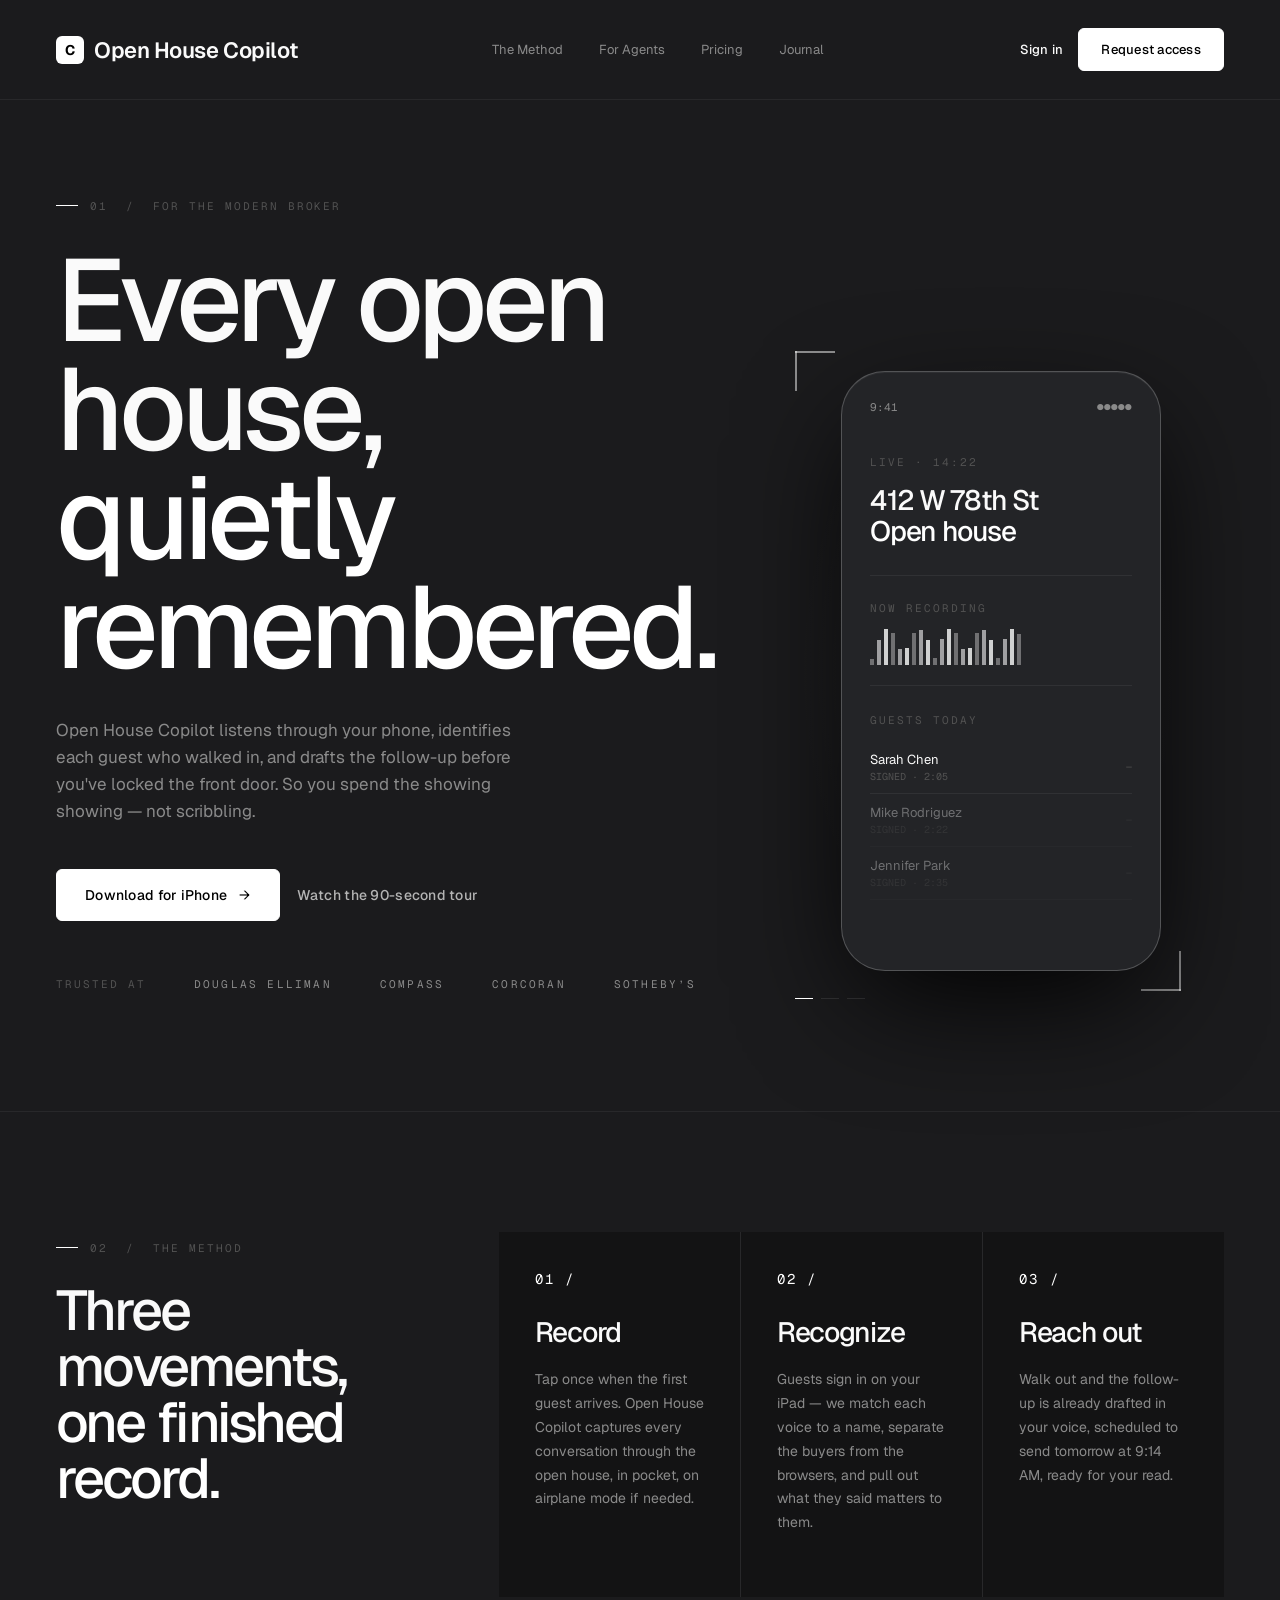
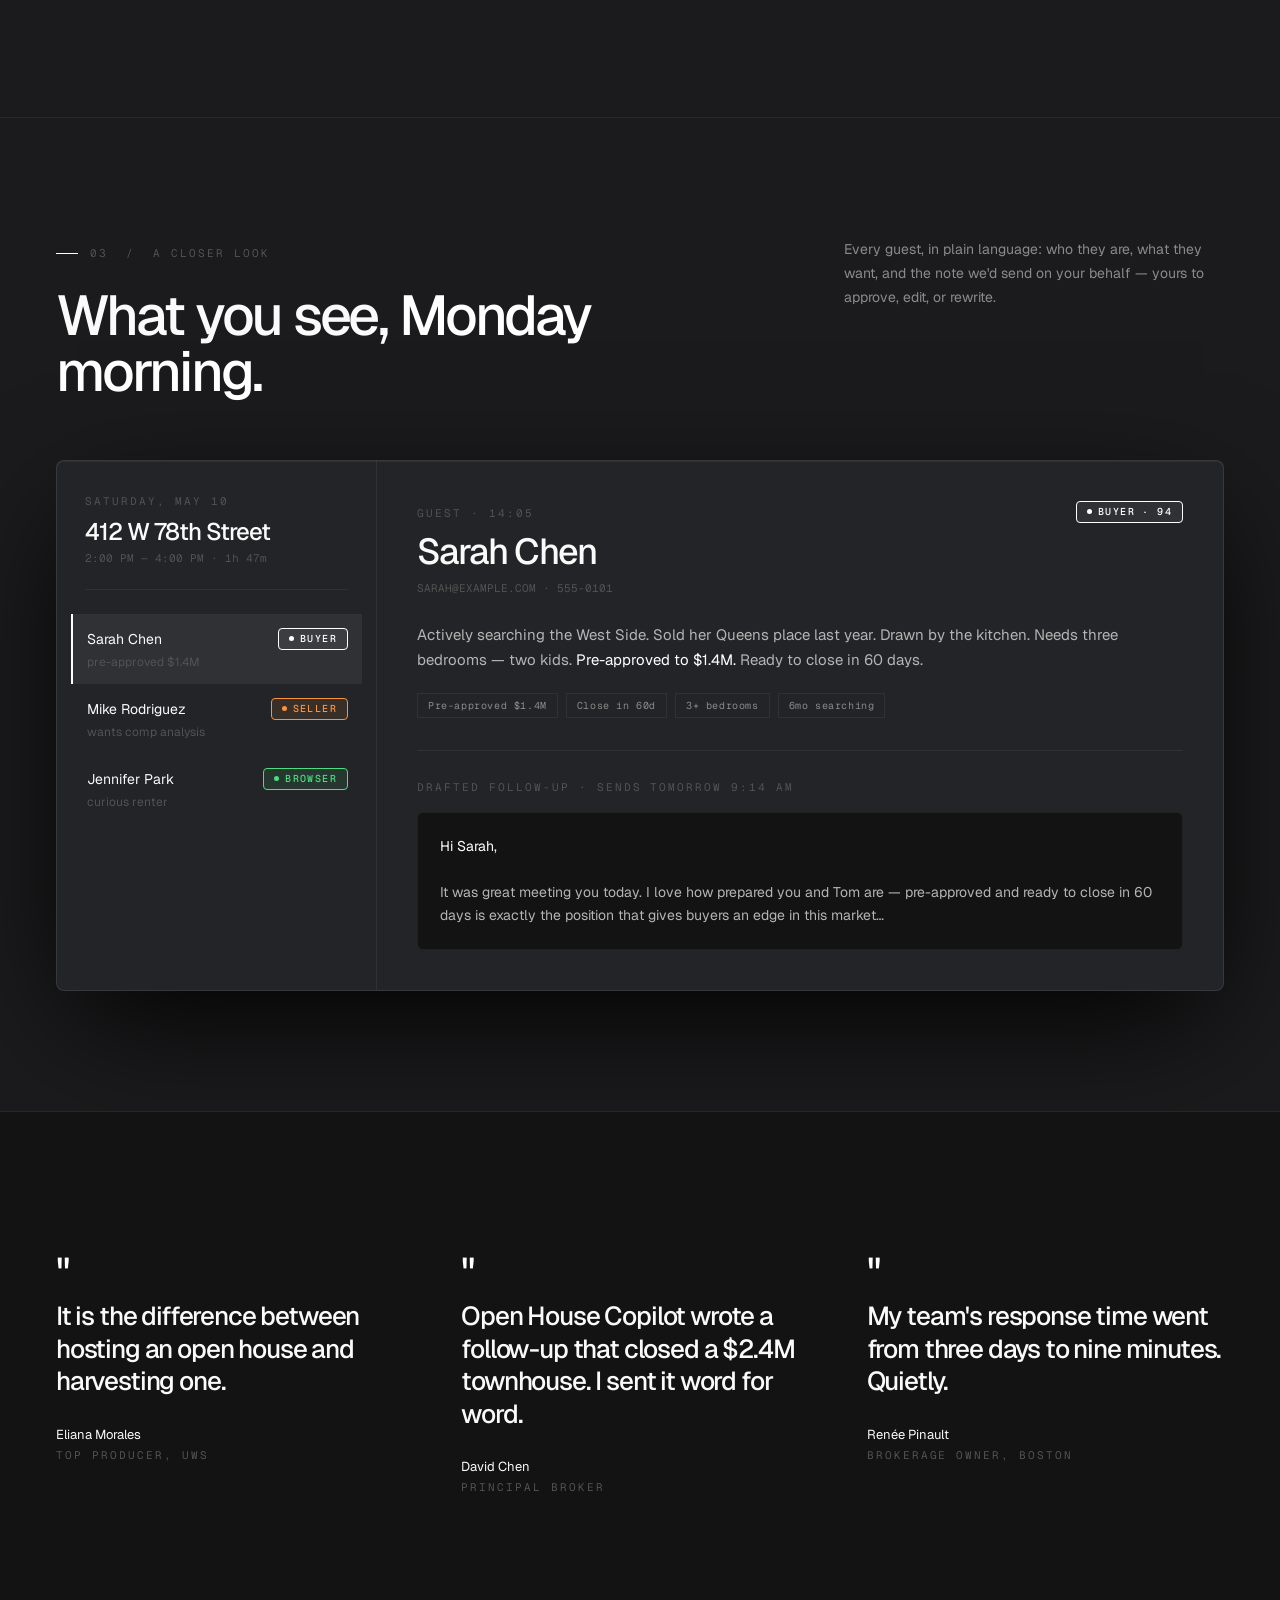
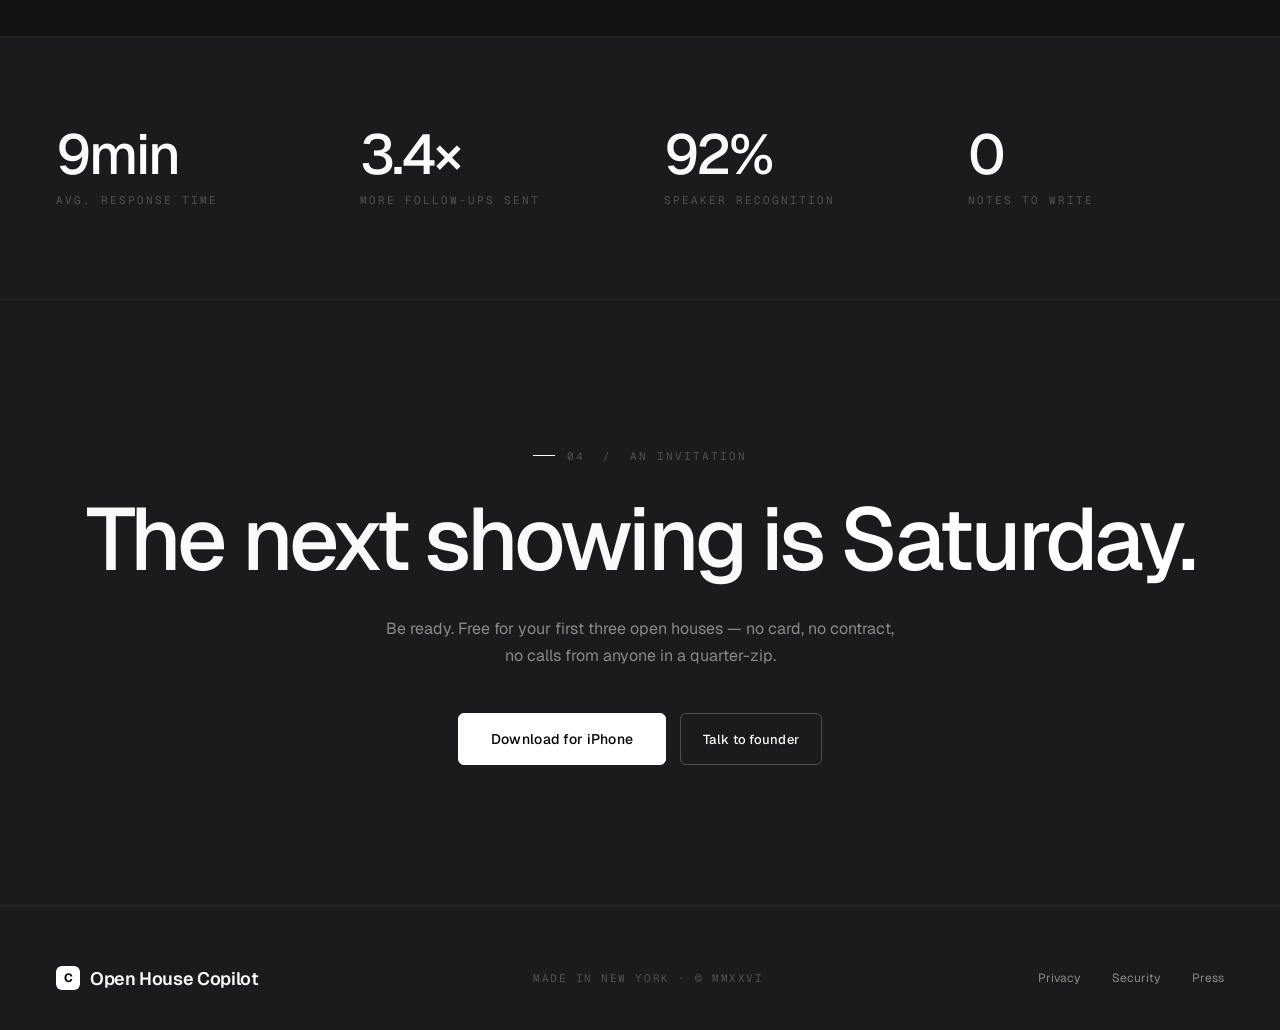
<file: backend/index.html>
<!doctype html>
<html lang="en">
<head>
  <meta charset="utf-8" />
  <meta name="viewport" content="width=device-width, initial-scale=1" />
  <title>Open House Copilot — Every open house, quietly remembered.</title>
  <link rel="preconnect" href="https://fonts.googleapis.com">
  <link rel="preconnect" href="https://fonts.gstatic.com" crossorigin>
  <link href="https://fonts.googleapis.com/css2?family=Geist:wght@300;400;500;600;700&family=Geist+Mono:wght@400;500&display=swap" rel="stylesheet">
  <style>
    :root {
      --bg-deep: #131314;
      --bg: #1b1b1d;
      --bg-card: #232427;
      --bg-elev: #2a2b2e;
      --bg-elev-2: #313135;
      --border: rgba(255,255,255,0.09);
      --border-strong: rgba(255,255,255,0.22);
      --hairline: rgba(255,255,255,0.06);
      --accent: #ffffff;
      --accent-dim: #ededed;
      --accent-soft: rgba(255,255,255,0.06);
      --cream: #fafafa;
      --cream-dim: #b4b4b4;
      --text: #fafafa;
      --text-dim: #8a8a8a;
      --text-muted: #525252;
      --terracotta: #fb923c;
      --terracotta-soft: rgba(251,146,60,0.10);
      --sage: #4ade80;
      --sage-soft: rgba(74,222,128,0.10);
      --shadow-card: 0 0 0 1px rgba(255,255,255,0.04) inset, 0 30px 60px -30px rgba(0,0,0,0.8);
      --shadow-deep: 0 1px 0 rgba(255,255,255,0.05) inset, 0 40px 120px -20px rgba(0,0,0,1);
      --sans: 'Geist', -apple-system, system-ui, sans-serif;
      --mono: 'Geist Mono', ui-monospace, Menlo, monospace;
    }

    * { box-sizing: border-box; }
    html, body { margin: 0; padding: 0; }
    body {
      background: var(--bg);
      color: var(--text);
      font-family: var(--sans);
      font-weight: 400;
      -webkit-font-smoothing: antialiased;
      -moz-osx-font-smoothing: grayscale;
    }
    ::selection { background: #fff; color: #000; }
    a { color: inherit; text-decoration: none; }

    /* ---- typography helpers ---- */
    .display {
      font-family: var(--sans);
      font-weight: 500;
      letter-spacing: -0.045em;
      line-height: 0.94;
    }
    .display-em { color: var(--accent); }
    .mono { font-family: var(--mono); }
    .eyebrow {
      font-family: var(--mono);
      font-size: 11px;
      letter-spacing: 0.18em;
      text-transform: uppercase;
      color: var(--text-muted);
      display: inline-flex;
      align-items: center;
      gap: 12px;
    }
    .eyebrow .rule {
      display: inline-block;
      width: 22px;
      height: 1px;
      background: var(--accent);
    }

    .hairline { height: 1px; width: 100%; background: var(--hairline); }

    /* ---- buttons ---- */
    .btn {
      display: inline-flex;
      align-items: center;
      gap: 10px;
      padding: 12px 22px;
      font-family: var(--sans);
      font-size: 13px;
      font-weight: 500;
      letter-spacing: 0.02em;
      border-radius: 6px;
      border: 1px solid var(--border-strong);
      background: transparent;
      color: var(--cream);
      cursor: pointer;
      transition: all 0.2s ease;
    }
    .btn:hover {
      background: rgba(255,255,255,0.05);
      border-color: rgba(255,255,255,0.35);
      color: #fff;
    }
    .btn-primary {
      background: #fff;
      color: #000;
      border-color: #fff;
      font-weight: 500;
    }
    .btn-primary:hover {
      background: var(--accent-dim);
      border-color: var(--accent-dim);
      color: #000;
    }
    .btn-ghost { border-color: transparent; padding: 12px 0; }
    .btn-ghost:hover { background: transparent; border-color: transparent; color: #fff; }
    .btn-lg { padding: 16px 28px; font-size: 14px; }
    .btn-xl { padding: 16px 32px; font-size: 14px; }
    .btn .arrow { font-family: var(--sans); font-weight: 400; margin-left: 2px; }

    /* ---- crest (logo) ---- */
    .crest {
      display: inline-flex;
      align-items: center;
      gap: 10px;
      font-family: var(--sans);
      font-size: 22px;
      font-weight: 600;
      color: var(--cream);
      letter-spacing: -0.02em;
    }
    .crest-mark {
      width: 28px;
      height: 28px;
      display: grid;
      place-items: center;
      border-radius: 6px;
      background: #fff;
      color: #000;
      font-family: var(--sans);
      font-size: 14px;
      font-weight: 700;
    }
    .crest-sm { font-size: 18px; }
    .crest-sm .crest-mark { width: 24px; height: 24px; font-size: 12px; }

    /* ---- tags ---- */
    .tag {
      display: inline-flex;
      align-items: center;
      gap: 6px;
      padding: 3px 10px 4px;
      font-family: var(--mono);
      font-size: 10px;
      letter-spacing: 0.14em;
      text-transform: uppercase;
      border-radius: 4px;
      border: 1px solid currentColor;
      font-weight: 500;
    }
    .tag .tag-dot {
      width: 5px;
      height: 5px;
      border-radius: 50%;
      background: currentColor;
    }
    .tag-buyer { color: var(--accent); background: var(--accent-soft); }
    .tag-seller { color: var(--terracotta); background: var(--terracotta-soft); }
    .tag-browser { color: var(--sage); background: var(--sage-soft); }

    /* ============ NAV ============ */
    .nav {
      padding: 28px 56px;
      display: flex;
      align-items: center;
      justify-content: space-between;
      border-bottom: 1px solid var(--hairline);
    }
    .nav-links {
      display: flex;
      gap: 36px;
      font-size: 13px;
      color: var(--text-dim);
    }
    .nav-links a:hover { color: var(--cream); }
    .nav-cta { display: flex; gap: 14px; align-items: center; }

    /* ============ HERO ============ */
    .hero {
      padding: 90px 56px 120px;
      position: relative;
    }
    .hero-grid {
      display: grid;
      grid-template-columns: 1.1fr 0.9fr;
      gap: 80px;
      align-items: end;
    }
    .hero h1 {
      font-size: 116px;
      line-height: 0.94;
      margin: 32px 0 0;
      letter-spacing: -0.045em;
      color: var(--cream);
      font-weight: 500;
    }
    .hero p.lede {
      max-width: 480px;
      margin-top: 36px;
      font-size: 17px;
      line-height: 1.6;
      color: var(--text-dim);
    }
    .hero-actions {
      display: flex;
      gap: 16px;
      margin-top: 44px;
      align-items: center;
    }
    .hero-trust {
      margin-top: 56px;
      display: flex;
      gap: 48px;
      align-items: center;
      flex-wrap: wrap;
    }
    .hero-trust .trust-label { color: var(--text-muted); }
    .hero-trust .trust-name {
      font-family: var(--mono);
      font-size: 11px;
      letter-spacing: 0.2em;
      color: var(--text-dim);
    }

    /* ---- animated phone ---- */
    .phone-stage {
      position: relative;
      height: 640px;
    }
    .phone-glow {
      position: absolute;
      inset: 0;
      background: radial-gradient(ellipse at center, var(--accent-soft), transparent 70%);
      pointer-events: none;
    }
    .phone {
      position: absolute;
      top: 20px;
      right: 20px;
      width: 320px;
      height: 600px;
      border-radius: 44px;
      border: 1px solid var(--border-strong);
      background: var(--bg-card);
      box-shadow: var(--shadow-deep);
      padding: 28px;
      overflow: hidden;
    }
    .phone-statusbar {
      display: flex;
      justify-content: space-between;
      font-size: 11px;
      color: var(--text-dim);
      margin-bottom: 36px;
    }
    .phone-address {
      font-family: var(--sans);
      font-weight: 500;
      letter-spacing: -0.045em;
      font-size: 28px;
      line-height: 1.1;
      margin-top: 14px;
      color: var(--cream);
    }
    .phone-address .phase-line { color: var(--accent); display: block; }
    .phone-divider {
      margin-top: 28px;
      padding: 20px 0;
      border-top: 1px solid var(--hairline);
      border-bottom: 1px solid var(--hairline);
    }
    .phase-text {
      font-size: 12px;
      color: var(--cream-dim);
      line-height: 1.5;
    }
    .waveform {
      display: flex;
      gap: 3px;
      align-items: flex-end;
      height: 36px;
    }
    .waveform .bar {
      width: 4px;
      background: var(--accent);
      transform-origin: bottom;
    }
    @keyframes hbar0 { from { transform: scaleY(.3); } to { transform: scaleY(1); } }
    @keyframes hbar1 { from { transform: scaleY(.6); } to { transform: scaleY(.4); } }
    @keyframes hbar2 { from { transform: scaleY(.5); } to { transform: scaleY(.9); } }
    @keyframes hbar3 { from { transform: scaleY(.8); } to { transform: scaleY(.3); } }
    .guests { margin-top: 22px; }
    .guest-row {
      display: flex;
      align-items: center;
      justify-content: space-between;
      padding: 10px 0;
      border-bottom: 1px solid var(--hairline);
      transition: opacity .5s;
    }
    .guest-row.dim { opacity: 0.35; }
    .guest-name { font-size: 13px; color: var(--cream); }
    .guest-meta { font-family: var(--mono); font-size: 10px; color: var(--text-muted); margin-top: 2px; }
    .guest-dash { font-family: var(--mono); font-size: 10px; color: var(--text-muted); }

    .corner-mark {
      position: absolute;
      color: var(--accent);
      pointer-events: none;
    }
    .corner-tl { top: 0; left: 0; }
    .corner-br { bottom: 0; right: 0; transform: rotate(180deg); }
    .phase-dots {
      position: absolute;
      bottom: -8px;
      left: 0;
      display: flex;
      gap: 8px;
    }
    .phase-dots .dot {
      width: 18px;
      height: 1px;
      background: var(--border);
      transition: background .3s;
    }
    .phase-dots .dot.active { background: var(--accent); }

    /* ============ THE METHOD ============ */
    .method { padding: 120px 56px; }
    .method-grid {
      display: grid;
      grid-template-columns: 1fr 2fr;
      gap: 80px;
      align-items: start;
    }
    .method h2 {
      font-size: 56px;
      line-height: 1;
      margin: 28px 0 0;
      color: var(--cream);
      font-weight: 500;
      letter-spacing: -0.045em;
    }
    .method-steps {
      display: grid;
      grid-template-columns: repeat(3, 1fr);
      gap: 1px;
      background: var(--hairline);
    }
    .method-step {
      background: var(--bg-deep);
      padding: 40px 36px 48px;
    }
    .method-step .num {
      font-family: var(--mono);
      font-size: 14px;
      color: var(--accent);
      line-height: 1;
      letter-spacing: 0.16em;
    }
    .method-step .title {
      font-family: var(--sans);
      font-weight: 500;
      letter-spacing: -0.045em;
      font-size: 28px;
      margin-top: 28px;
      color: var(--cream);
    }
    .method-step .body {
      margin-top: 18px;
      font-size: 14px;
      line-height: 1.7;
      color: var(--text-dim);
    }

    /* ============ SHOWCASE ============ */
    .showcase {
      padding: 120px 56px;
      background: var(--bg);
    }
    .showcase-inner { max-width: 1240px; margin: 0 auto; }
    .showcase-head {
      display: flex;
      justify-content: space-between;
      align-items: baseline;
      margin-bottom: 60px;
      gap: 60px;
    }
    .showcase h2 {
      font-size: 56px;
      line-height: 1;
      margin: 28px 0 0;
      color: var(--cream);
      font-weight: 500;
      letter-spacing: -0.045em;
    }
    .showcase-blurb {
      max-width: 380px;
      color: var(--text-dim);
      font-size: 14px;
      line-height: 1.7;
    }
    .preview-card {
      border: 1px solid var(--border);
      border-radius: 8px;
      background: var(--bg-card);
      box-shadow: var(--shadow-deep);
      overflow: hidden;
    }
    .preview-inner {
      display: grid;
      grid-template-columns: 320px 1fr;
      min-height: 460px;
    }
    .preview-list {
      border-right: 1px solid var(--hairline);
      padding: 28px;
    }
    .preview-property {
      font-family: var(--sans);
      font-weight: 500;
      letter-spacing: -0.045em;
      font-size: 24px;
      color: var(--cream);
      margin-top: 6px;
    }
    .preview-time {
      font-family: var(--mono);
      font-size: 11px;
      color: var(--text-muted);
      margin-top: 4px;
    }
    .preview-list .hairline { margin: 24px 0; }
    .visitor-row {
      padding: 14px;
      margin: 0 -14px;
      border-left: 2px solid transparent;
    }
    .visitor-row.active {
      background: var(--accent-soft);
      border-left-color: var(--accent);
    }
    .visitor-row-head {
      display: flex;
      justify-content: space-between;
      align-items: center;
    }
    .visitor-row .name { font-size: 14px; color: var(--cream); }
    .visitor-row .sub {
      font-size: 12px;
      color: var(--text-muted);
      margin-top: 4px;
    }
    .preview-detail { padding: 40px; }
    .detail-head {
      display: flex;
      justify-content: space-between;
      align-items: flex-start;
    }
    .detail-name {
      font-family: var(--sans);
      font-weight: 500;
      letter-spacing: -0.045em;
      font-size: 36px;
      margin-top: 6px;
      color: var(--cream);
    }
    .detail-contact {
      font-family: var(--mono);
      font-size: 11px;
      color: var(--text-muted);
      margin-top: 6px;
    }
    .detail-summary {
      margin-top: 28px;
      font-size: 15px;
      line-height: 1.65;
      color: var(--cream-dim);
    }
    .detail-summary .em { color: var(--accent); }
    .detail-chips {
      display: flex;
      gap: 8px;
      margin-top: 20px;
      flex-wrap: wrap;
    }
    .chip {
      font-family: var(--mono);
      font-size: 10px;
      letter-spacing: 0.06em;
      padding: 5px 10px;
      border: 1px solid var(--hairline);
      color: var(--text-dim);
    }
    .followup-box {
      margin-top: 16px;
      padding: 22px;
      background: var(--bg-deep);
      border: 1px solid var(--hairline);
      border-radius: 6px;
      font-size: 14px;
      line-height: 1.65;
      color: var(--cream-dim);
    }
    .followup-box .hi { color: var(--accent); }

    /* ============ QUOTES ============ */
    .quotes {
      padding: 140px 56px;
      background: var(--bg-deep);
    }
    .quotes-grid {
      display: grid;
      grid-template-columns: repeat(3, 1fr);
      gap: 48px;
    }
    .quote-mark {
      font-family: var(--sans);
      font-weight: 500;
      letter-spacing: -0.045em;
      font-size: 40px;
      color: var(--accent);
      line-height: 1;
    }
    blockquote {
      font-family: var(--sans);
      font-weight: 500;
      letter-spacing: -0.045em;
      margin: 8px 0 28px;
      font-size: 26px;
      line-height: 1.25;
      color: var(--cream);
    }
    figure { margin: 0; }
    figcaption .who { font-size: 13px; color: var(--cream); }
    figcaption .title { margin-top: 4px; }

    /* ============ STATS ============ */
    .stats {
      padding: 90px 56px;
      border-top: 1px solid var(--hairline);
      border-bottom: 1px solid var(--hairline);
    }
    .stats-grid {
      display: grid;
      grid-template-columns: repeat(4, 1fr);
      gap: 48px;
    }
    .stat-value {
      font-family: var(--sans);
      font-weight: 500;
      letter-spacing: -0.045em;
      font-size: 56px;
      line-height: 1;
      color: var(--cream);
    }
    .stat-value .suffix { color: var(--accent); }
    .stat-label { margin-top: 10px; }

    /* ============ CTA ============ */
    .cta {
      padding: 140px 56px;
      text-align: center;
    }
    .cta h2 {
      font-size: 88px;
      line-height: 1;
      margin: 32px 0 0;
      color: var(--cream);
      font-weight: 500;
      letter-spacing: -0.045em;
    }
    .cta-eyebrow { justify-content: center; }
    .cta p {
      max-width: 520px;
      margin: 32px auto 0;
      color: var(--text-dim);
      font-size: 16px;
      line-height: 1.7;
    }
    .cta-actions {
      margin-top: 44px;
      display: flex;
      justify-content: center;
      gap: 14px;
    }

    /* ============ FOOTER ============ */
    footer {
      padding: 60px 56px 40px;
      border-top: 1px solid var(--hairline);
      display: flex;
      justify-content: space-between;
      align-items: center;
      gap: 24px;
      flex-wrap: wrap;
    }
    .foot-meta {
      font-family: var(--mono);
      font-size: 11px;
      color: var(--text-muted);
      letter-spacing: 0.14em;
    }
    .foot-links {
      display: flex;
      gap: 32px;
      font-size: 12px;
      color: var(--text-dim);
    }
    .foot-links a:hover { color: var(--cream); }

    /* ---- responsive: collapse multi-col to single, keep design tight ---- */
    @media (max-width: 1100px) {
      .hero-grid { grid-template-columns: 1fr; gap: 60px; }
      .method-grid { grid-template-columns: 1fr; gap: 40px; }
      .method-steps { grid-template-columns: 1fr; }
      .preview-inner { grid-template-columns: 1fr; }
      .preview-list { border-right: none; border-bottom: 1px solid var(--hairline); }
      .quotes-grid { grid-template-columns: 1fr; gap: 40px; }
      .stats-grid { grid-template-columns: repeat(2, 1fr); }
      .nav-links { display: none; }
      .hero h1 { font-size: 72px; }
      .cta h2 { font-size: 56px; }
      .showcase h2, .method h2 { font-size: 40px; }
      .nav, .hero, .method, .showcase, .quotes, .stats, .cta, footer { padding-left: 24px; padding-right: 24px; }
    }
    @media (max-width: 640px) {
      .stats-grid { grid-template-columns: 1fr; }
      .phone-stage { height: 540px; }
      .phone { width: 280px; height: 520px; right: 50%; transform: translateX(50%); top: 10px; }
      .hero h1 { font-size: 52px; }
      .cta h2 { font-size: 40px; }
      .hero-trust { gap: 20px; }
    }
  </style>
</head>
<body>

  <!-- ============ NAV ============ -->
  <header class="nav">
    <a href="/" class="crest">
      <span class="crest-mark">C</span>
      <span>Open House Copilot</span>
    </a>
    <nav class="nav-links">
      <a href="#method">The Method</a>
      <a href="#agents">For Agents</a>
      <a href="#pricing">Pricing</a>
      <a href="#journal">Journal</a>
    </nav>
    <div class="nav-cta">
      <a href="/login" class="btn btn-ghost" style="font-size:13px">Sign in</a>
      <a href="#access" class="btn btn-primary">Request access</a>
    </div>
  </header>

  <!-- ============ HERO ============ -->
  <section class="hero">
    <div class="hero-grid">
      <div>
        <div class="eyebrow"><span class="rule"></span><span>01 &nbsp;/&nbsp; For the modern broker</span></div>
        <h1 class="display">
          Every open house,<br>
          <span class="display-em">quietly remembered.</span>
        </h1>
        <p class="lede">
          Open House Copilot listens through your phone, identifies each guest who walked in,
          and drafts the follow-up before you've locked the front door. So you
          spend the showing showing — not scribbling.
        </p>
        <div class="hero-actions">
          <a href="#download" class="btn btn-primary btn-lg">
            Download for iPhone <span class="arrow">→</span>
          </a>
          <a href="#tour" class="btn btn-ghost" style="font-size:14px;color:var(--cream-dim)">
            Watch the 90-second tour
          </a>
        </div>
        <div class="hero-trust">
          <span class="eyebrow trust-label">Trusted at</span>
          <span class="trust-name">DOUGLAS ELLIMAN</span>
          <span class="trust-name">COMPASS</span>
          <span class="trust-name">CORCORAN</span>
          <span class="trust-name">SOTHEBY&rsquo;S</span>
        </div>
      </div>

      <!-- animated phone -->
      <div class="phone-stage" id="phone-stage">
        <div class="phone-glow"></div>
        <div class="corner-mark corner-tl">
          <svg width="80" height="80" viewBox="0 0 80 80"><path d="M0 1 L40 1 M1 0 L1 40" stroke="currentColor" stroke-width="1" fill="none"/></svg>
        </div>
        <div class="corner-mark corner-br">
          <svg width="80" height="80" viewBox="0 0 80 80"><path d="M0 1 L40 1 M1 0 L1 40" stroke="currentColor" stroke-width="1" fill="none"/></svg>
        </div>

        <div class="phone">
          <div class="phone-statusbar">
            <span class="mono">9:41</span>
            <span class="mono">●●●●●</span>
          </div>
          <div class="eyebrow" id="phone-eyebrow"><span>Live · 14:22</span></div>
          <div class="phone-address">
            412 W 78th St
            <span class="phase-line" id="phone-phase">Open house</span>
          </div>
          <div class="phone-divider">
            <div class="eyebrow" id="phone-state" style="margin-bottom:14px"><span>Now recording</span></div>
            <div id="phone-state-body">
              <div class="waveform" id="waveform"></div>
            </div>
          </div>
          <div class="guests">
            <div class="eyebrow" style="margin-bottom:14px"><span>Guests today</span></div>
            <div id="guest-list"></div>
          </div>
        </div>

        <div class="phase-dots" id="phase-dots">
          <div class="dot active"></div>
          <div class="dot"></div>
          <div class="dot"></div>
        </div>
      </div>
    </div>
  </section>

  <div class="hairline"></div>

  <!-- ============ THE METHOD ============ -->
  <section class="method" id="method">
    <div class="method-grid">
      <div>
        <div class="eyebrow"><span class="rule"></span><span>02 &nbsp;/&nbsp; The method</span></div>
        <h2 class="display">
          Three movements,<br>
          <span class="display-em">one finished record.</span>
        </h2>
      </div>
      <div class="method-steps">
        <div class="method-step">
          <div class="num">01 /</div>
          <div class="title">Record</div>
          <p class="body">Tap once when the first guest arrives. Open House Copilot captures every conversation through the open house, in pocket, on airplane mode if needed.</p>
        </div>
        <div class="method-step">
          <div class="num">02 /</div>
          <div class="title">Recognize</div>
          <p class="body">Guests sign in on your iPad — we match each voice to a name, separate the buyers from the browsers, and pull out what they said matters to them.</p>
        </div>
        <div class="method-step">
          <div class="num">03 /</div>
          <div class="title">Reach out</div>
          <p class="body">Walk out and the follow-up is already drafted in your voice, scheduled to send tomorrow at 9:14 AM, ready for your read.</p>
        </div>
      </div>
    </div>
  </section>

  <div class="hairline"></div>

  <!-- ============ SHOWCASE ============ -->
  <section class="showcase">
    <div class="showcase-inner">
      <div class="showcase-head">
        <div>
          <div class="eyebrow"><span class="rule"></span><span>03 &nbsp;/&nbsp; A closer look</span></div>
          <h2 class="display">
            What you see, <span class="display-em">Monday morning.</span>
          </h2>
        </div>
        <div class="showcase-blurb">
          Every guest, in plain language: who they are, what they want, and the
          note we'd send on your behalf — yours to approve, edit, or rewrite.
        </div>
      </div>

      <div class="preview-card">
        <div class="preview-inner">
          <div class="preview-list">
            <div class="eyebrow"><span>Saturday, May 10</span></div>
            <div class="preview-property">412 W 78th Street</div>
            <div class="preview-time">2:00 PM — 4:00 PM · 1h 47m</div>
            <div class="hairline"></div>

            <div class="visitor-row active">
              <div class="visitor-row-head">
                <div class="name">Sarah Chen</div>
                <span class="tag tag-buyer"><span class="tag-dot"></span>buyer</span>
              </div>
              <div class="sub">pre-approved $1.4M</div>
            </div>
            <div class="visitor-row">
              <div class="visitor-row-head">
                <div class="name">Mike Rodriguez</div>
                <span class="tag tag-seller"><span class="tag-dot"></span>seller</span>
              </div>
              <div class="sub">wants comp analysis</div>
            </div>
            <div class="visitor-row">
              <div class="visitor-row-head">
                <div class="name">Jennifer Park</div>
                <span class="tag tag-browser"><span class="tag-dot"></span>browser</span>
              </div>
              <div class="sub">curious renter</div>
            </div>
          </div>

          <div class="preview-detail">
            <div class="detail-head">
              <div>
                <div class="eyebrow"><span>Guest · 14:05</span></div>
                <div class="detail-name">Sarah Chen</div>
                <div class="detail-contact">SARAH@EXAMPLE.COM · 555-0101</div>
              </div>
              <span class="tag tag-buyer"><span class="tag-dot"></span>buyer · 94</span>
            </div>
            <p class="detail-summary">
              Actively searching the West Side. Sold her Queens place last year. Drawn by the
              kitchen. Needs three bedrooms — two kids. <span class="em">Pre-approved to $1.4M.</span> Ready to close in 60 days.
            </p>
            <div class="detail-chips">
              <span class="chip">Pre-approved $1.4M</span>
              <span class="chip">Close in 60d</span>
              <span class="chip">3+ bedrooms</span>
              <span class="chip">6mo searching</span>
            </div>
            <div class="hairline" style="margin:32px 0 24px"></div>
            <div class="eyebrow"><span>Drafted follow-up · sends tomorrow 9:14 AM</span></div>
            <div class="followup-box">
              <span class="hi">Hi Sarah,</span><br><br>
              It was great meeting you today. I love how prepared you and Tom are —
              pre-approved and ready to close in 60 days is exactly the position that gives
              buyers an edge in this market…
            </div>
          </div>
        </div>
      </div>
    </div>
  </section>

  <div class="hairline"></div>

  <!-- ============ QUOTES ============ -->
  <section class="quotes">
    <div class="quotes-grid">
      <figure>
        <div class="quote-mark">"</div>
        <blockquote>It is the difference between hosting an open house and harvesting one.</blockquote>
        <figcaption>
          <div class="who">Eliana Morales</div>
          <div class="eyebrow title"><span>Top producer, UWS</span></div>
        </figcaption>
      </figure>
      <figure>
        <div class="quote-mark">"</div>
        <blockquote>Open House Copilot wrote a follow-up that closed a $2.4M townhouse. I sent it word for word.</blockquote>
        <figcaption>
          <div class="who">David Chen</div>
          <div class="eyebrow title"><span>Principal broker</span></div>
        </figcaption>
      </figure>
      <figure>
        <div class="quote-mark">"</div>
        <blockquote>My team's response time went from three days to nine minutes. Quietly.</blockquote>
        <figcaption>
          <div class="who">Renée Pinault</div>
          <div class="eyebrow title"><span>Brokerage owner, Boston</span></div>
        </figcaption>
      </figure>
    </div>
  </section>

  <!-- ============ STATS ============ -->
  <section class="stats">
    <div class="stats-grid">
      <div>
        <div class="stat-value">9<span class="suffix">min</span></div>
        <div class="eyebrow stat-label"><span>Avg. response time</span></div>
      </div>
      <div>
        <div class="stat-value">3.4<span class="suffix">×</span></div>
        <div class="eyebrow stat-label"><span>More follow-ups sent</span></div>
      </div>
      <div>
        <div class="stat-value">92<span class="suffix">%</span></div>
        <div class="eyebrow stat-label"><span>Speaker recognition</span></div>
      </div>
      <div>
        <div class="stat-value">0</div>
        <div class="eyebrow stat-label"><span>Notes to write</span></div>
      </div>
    </div>
  </section>

  <!-- ============ CTA ============ -->
  <section class="cta" id="access">
    <div class="eyebrow cta-eyebrow"><span class="rule"></span><span>04 &nbsp;/&nbsp; An invitation</span></div>
    <h2 class="display">
      The next showing is <span class="display-em">Saturday.</span>
    </h2>
    <p>
      Be ready. Free for your first three open houses — no card, no contract,
      no calls from anyone in a quarter-zip.
    </p>
    <div class="cta-actions">
      <a href="#download" class="btn btn-primary btn-xl">Download for iPhone</a>
      <a href="#contact" class="btn">Talk to founder</a>
    </div>
  </section>

  <!-- ============ FOOTER ============ -->
  <footer>
    <a href="/" class="crest crest-sm">
      <span class="crest-mark">C</span>
      <span>Open House Copilot</span>
    </a>
    <div class="foot-meta">MADE IN NEW YORK · © MMXXVI</div>
    <div class="foot-links">
      <a href="#privacy">Privacy</a>
      <a href="#security">Security</a>
      <a href="#press">Press</a>
    </div>
  </footer>

  <script>
    // --- waveform bars (phase 0 only) ---
    (function renderWaveform() {
      const wf = document.getElementById('waveform');
      const frag = document.createDocumentFragment();
      for (let i = 0; i < 22; i++) {
        const bar = document.createElement('div');
        bar.className = 'bar';
        const h = 6 + Math.abs(Math.sin(i * 0.7)) * 30;
        bar.style.height = h + 'px';
        bar.style.opacity = (0.35 + (i % 3) * 0.22).toString();
        bar.style.animation = 'hbar' + (i % 4) + ' 0.9s ease-in-out ' + (i * 60) + 'ms infinite alternate';
        frag.appendChild(bar);
      }
      wf.appendChild(frag);
    })();

    // --- guests + phase cycler ---
    const GUESTS = [
      { name: 'Sarah Chen',     t: '2:05', tag: 'buyer'   },
      { name: 'Mike Rodriguez', t: '2:22', tag: 'seller'  },
      { name: 'Jennifer Park',  t: '2:35', tag: 'browser' },
    ];

    function renderGuests(phase) {
      const host = document.getElementById('guest-list');
      host.innerHTML = '';
      GUESTS.forEach((g, i) => {
        const row = document.createElement('div');
        row.className = 'guest-row' + (phase === 0 && i > phase ? ' dim' : '');
        const left = document.createElement('div');
        left.innerHTML =
          '<div class="guest-name">' + g.name + '</div>' +
          '<div class="guest-meta">' + (phase === 2 ? 'DRAFTED · 9:14 AM' : 'SIGNED · ' + g.t) + '</div>';
        row.appendChild(left);
        if (phase >= 1) {
          const tag = document.createElement('span');
          tag.className = 'tag tag-' + g.tag;
          tag.innerHTML = '<span class="tag-dot"></span>' + g.tag;
          row.appendChild(tag);
        } else {
          const dash = document.createElement('span');
          dash.className = 'guest-dash';
          dash.textContent = '—';
          row.appendChild(dash);
        }
        host.appendChild(row);
      });
    }

    function setPhase(phase) {
      const eyebrow = phase === 0 ? 'Live · 14:22' : phase === 1 ? 'Recognizing · 14:38' : 'Brief · 16:04';
      const phaseLine = phase === 0 ? 'Open house' : phase === 1 ? 'Three voices' : 'Walk-out';
      const stateLabel = phase === 0 ? 'Now recording' : phase === 1 ? 'Matched · 3 / 3' : 'Follow-ups ready';

      document.querySelector('#phone-eyebrow span').textContent = eyebrow;
      document.getElementById('phone-phase').textContent = phaseLine;
      document.querySelector('#phone-state span').textContent = stateLabel;

      const body = document.getElementById('phone-state-body');
      if (phase === 0) {
        body.innerHTML = '<div class="waveform" id="waveform"></div>';
        const wf = document.getElementById('waveform');
        for (let i = 0; i < 22; i++) {
          const bar = document.createElement('div');
          bar.className = 'bar';
          const h = 6 + Math.abs(Math.sin(i * 0.7)) * 30;
          bar.style.height = h + 'px';
          bar.style.opacity = (0.35 + (i % 3) * 0.22).toString();
          bar.style.animation = 'hbar' + (i % 4) + ' 0.9s ease-in-out ' + (i * 60) + 'ms infinite alternate';
          wf.appendChild(bar);
        }
      } else if (phase === 1) {
        body.innerHTML = '<div class="phase-text">Sarah · Mike · Jennifer voice-matched against today\'s sign-in.</div>';
      } else {
        body.innerHTML = '<div class="phase-text">3 drafted messages waiting on your read. Sending tomorrow at 9:14 AM.</div>';
      }

      const dots = document.querySelectorAll('#phase-dots .dot');
      dots.forEach((d, i) => d.classList.toggle('active', i === phase));

      renderGuests(phase);
    }

    let phase = 0;
    renderGuests(0);
    setInterval(() => {
      phase = (phase + 1) % 3;
      setPhase(phase);
    }, 3200);
  </script>
</body>
</html>
</file>
